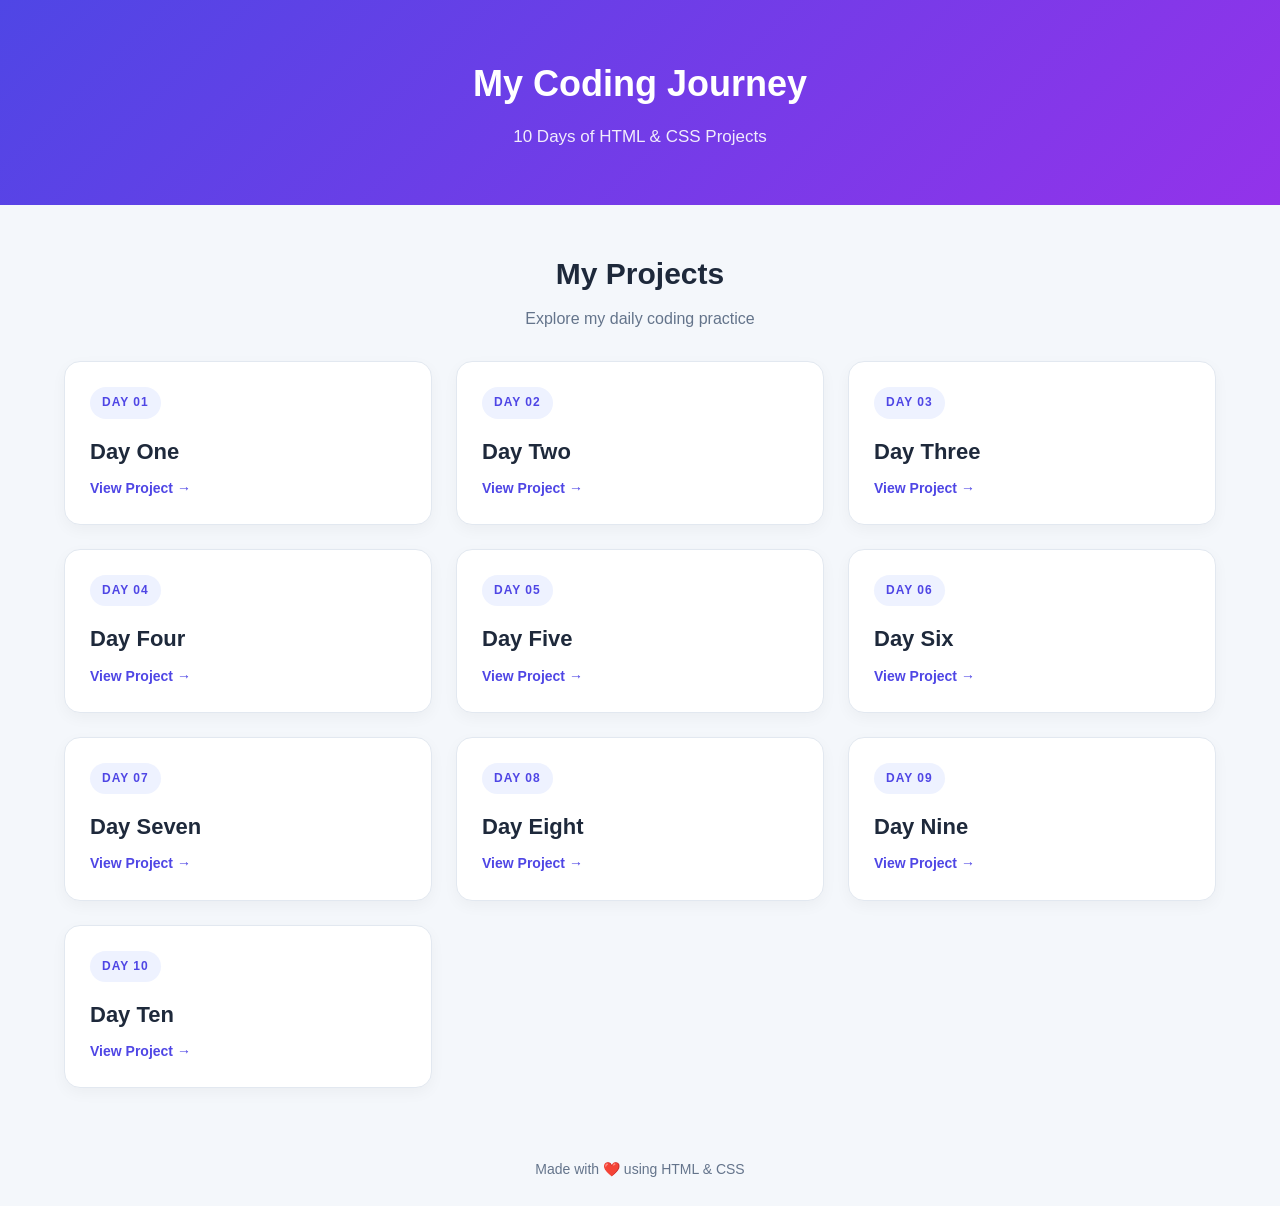
<file: index.html>
<!DOCTYPE html>
<html lang="en">
<head>
    <meta charset="UTF-8">
    <meta name="viewport" content="width=device-width, initial-scale=1.0">
    <title>My 10 Days Projects</title>
    <link rel="stylesheet" href="repo.css">
</head>
<body>

    <header class="header">
        <h1>My Coding Journey</h1>
        <p>10 Days of HTML & CSS Projects</p>
    </header>

    <main class="container">
        <h2>My Projects</h2>
        <p class="subtitle">Explore my daily coding practice</p>

        <div class="project-grid">

            <a href="day-01/index.html" class="card">
                <span class="day">DAY 01</span>
                <h3>Day One</h3>
                <span class="btn">View Project →</span>
            </a>

            <a href="day-02/index.html" class="card">
                <span class="day">DAY 02</span>
                <h3>Day Two</h3>
                <span class="btn">View Project →</span>
            </a>

            <a href="day-03/index.html" class="card">
                <span class="day">DAY 03</span>
                <h3>Day Three</h3>
                <span class="btn">View Project →</span>
            </a>

            <a href="day-04/index.html" class="card">
                <span class="day">DAY 04</span>
                <h3>Day Four</h3>
                <span class="btn">View Project →</span>
            </a>

            <a href="day-05/index.html" class="card">
                <span class="day">DAY 05</span>
                <h3>Day Five</h3>
                <span class="btn">View Project →</span>
            </a>

            <a href="day-06/index.html" class="card">
                <span class="day">DAY 06</span>
                <h3>Day Six</h3>
                <span class="btn">View Project →</span>
            </a>

            <a href="day-07/index.html" class="card">
                <span class="day">DAY 07</span>
                <h3>Day Seven</h3>
                <span class="btn">View Project →</span>
            </a>

            <a href="day-08/index.html" class="card">
                <span class="day">DAY 08</span>
                <h3>Day Eight</h3>
                <span class="btn">View Project →</span>
            </a>

            <a href="day-09/index.html" class="card">
                <span class="day">DAY 09</span>
                <h3>Day Nine</h3>
                <span class="btn">View Project →</span>
            </a>

            <a href="day-10/index.html" class="card">
                <span class="day">DAY 10</span>
                <h3>Day Ten</h3>
                <span class="btn">View Project →</span>
            </a>

        </div>
    </main>

    <footer>
        <p>Made with ❤️ using HTML & CSS</p>
    </footer>

</body>
</html>
</file>
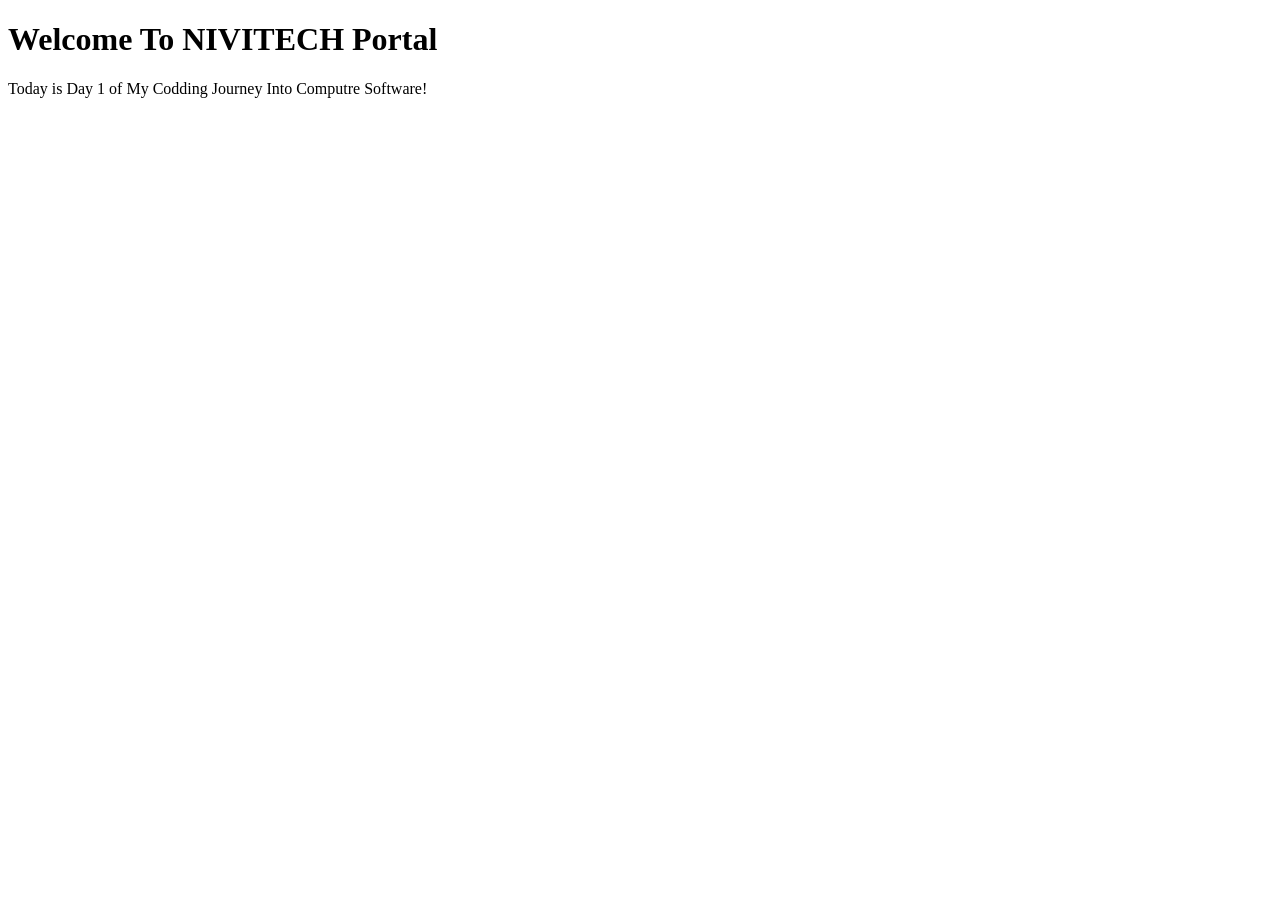
<file: day-01/index.html>
<!DOCTYPE html>
<html lang="en">
<head>
    <meta charset="UTF-8">
    <meta name="viewport" content="width=device-width, initial-scale=1.0">
    <title>Future AI "NIVITECH"</title>
</head>
<body>
    <h1>Welcome To NIVITECH Portal</h1>
    <p>Today is Day 1 of My Codding Journey Into Computre Software!</p>
</body>
</html>
</file>
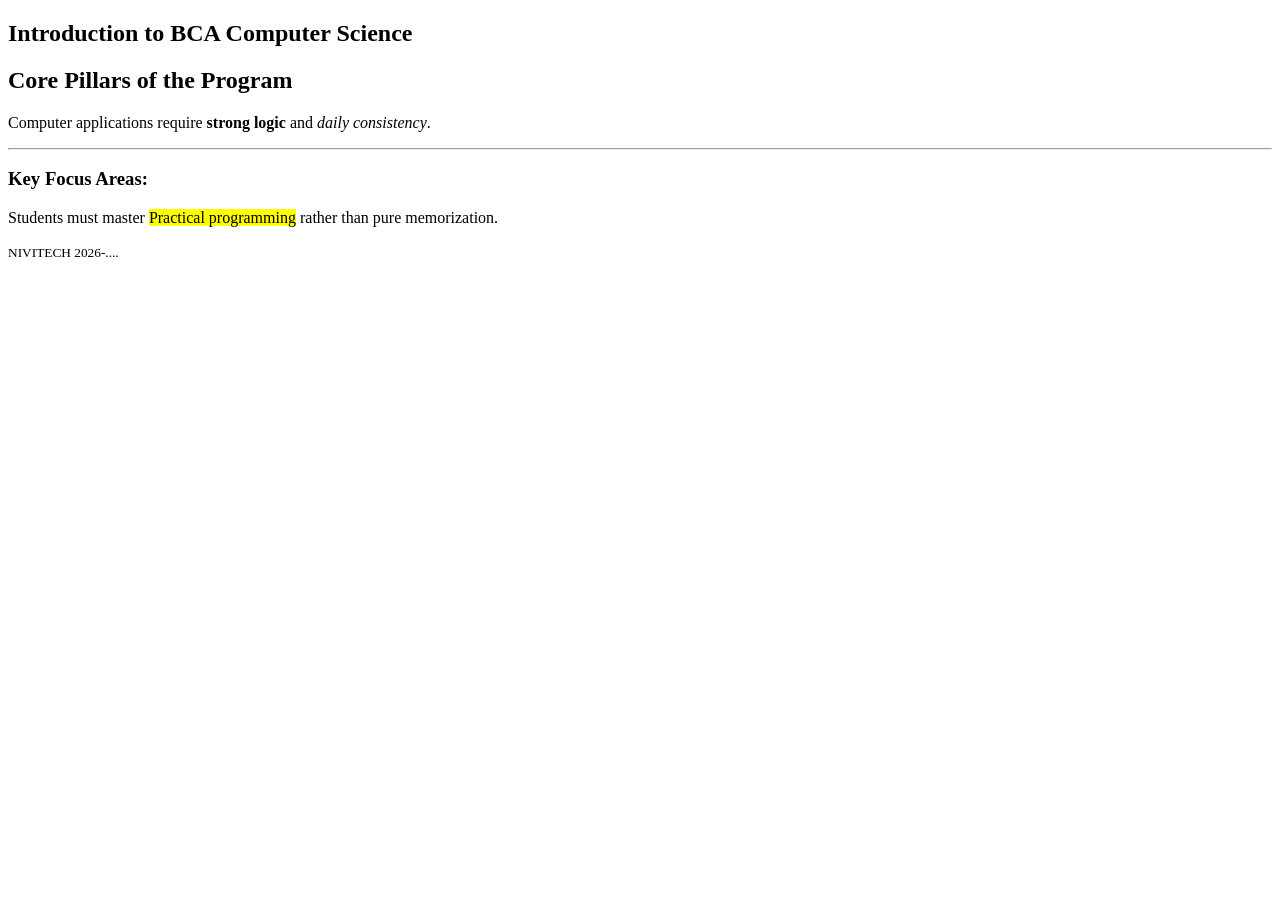
<file: day-02/index.html>
<!DOCTYPE html>
<html lang="en">
<head>
    <meta charset="UTF-8">
    <meta name="viewport" content="width=device-width, initial-scale=1.0">
    <title>Document</title>
</head>
<body>
     <article>
        <h1>Introduction to BCA Computer Science </h1>
        <h2>Core Pillars of the Program</h2>
        <p>Computer applications require <strong>strong logic </strong>and <em>daily consistency</em>.</p>
        <hr>
        <h3>Key Focus Areas:</h3>
        <p>Students must master <mark>Practical programming</mark> rather than pure memorization.</p>
        <p><small>NIVITECH 2026-....</small></p>
     </article>
</body>
</html>
</file>
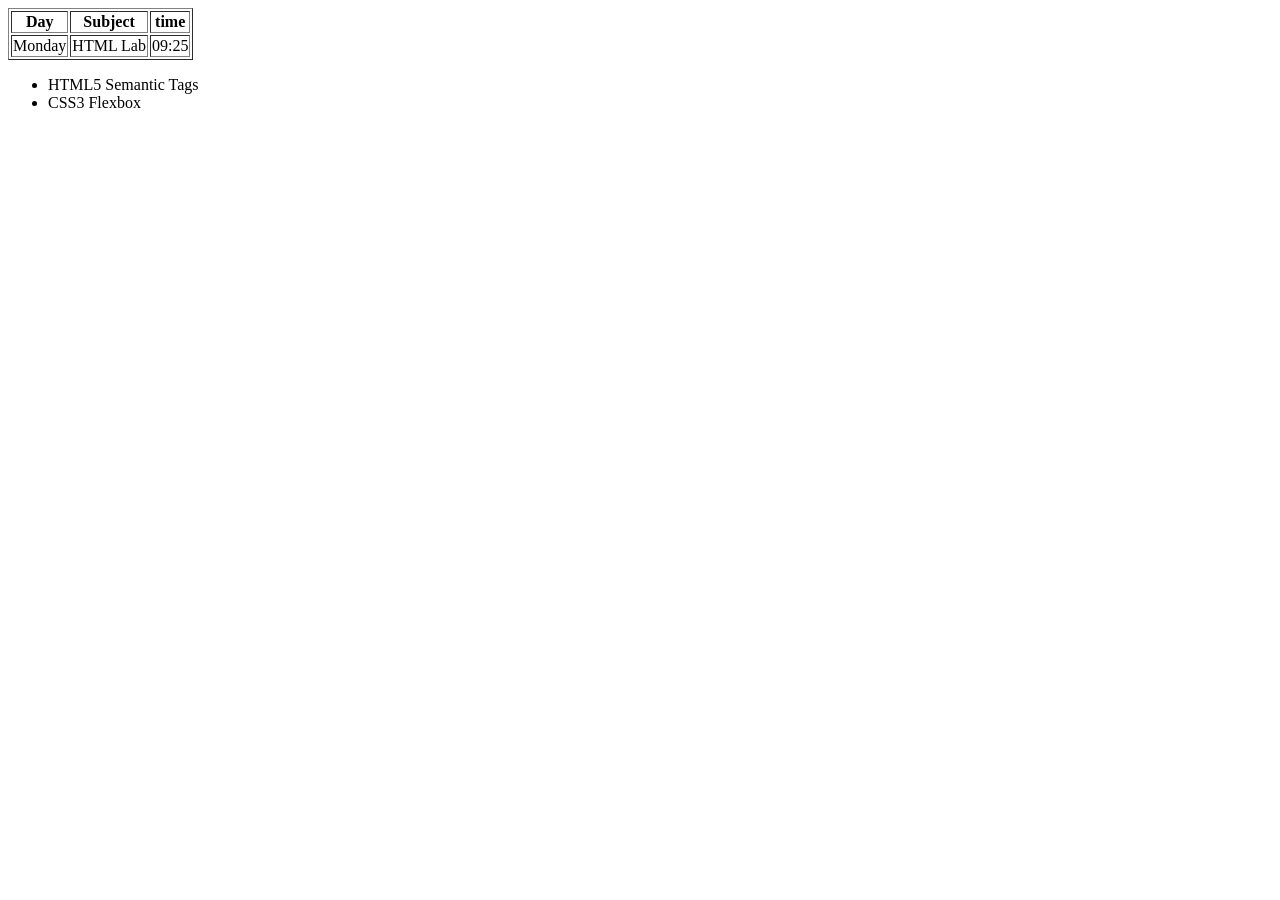
<file: day-04/index.html>
<!DOCTYPE html>
<html lang="en">
<head>
    <meta charset="UTF-8">
    <meta name="viewport" content="width=device-width, initial-scale=1.0">
    <title>Document</title>
</head>
<body>
    <table border="1">
        <tr>
            <th>Day</th>
            <th>Subject</th>
            <th>time</th>
        </tr>
        <tr>
            <td>Monday</td>
            <td>HTML Lab</td>
            <td>09:25</td>
        </tr>
    </table>
    <ul>
        <li>HTML5 Semantic Tags</li>
        <li>CSS3 Flexbox</li>
    </ul>
</body>
</html>
</file>
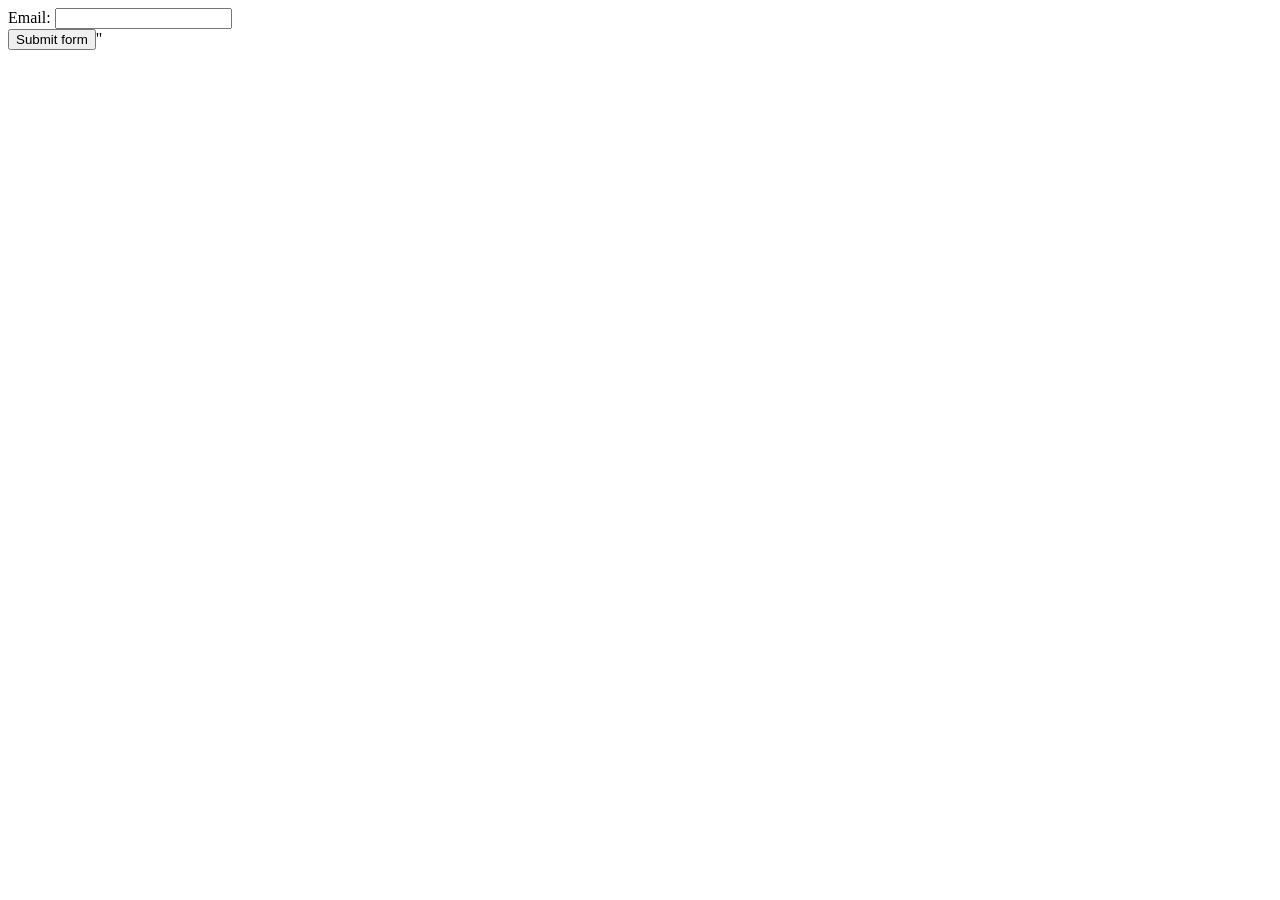
<file: day-05/index.html>
<!DOCTYPE html>
<html lang="en">
<head>
    <meta charset="UTF-8">
    <meta name="viewport" content="width=device-width, initial-scale=1.0">
    <title>Document</title>
</head>
<body>
    <label for="userEmail">Email:</label>
<input type="email" id="userEmail"
name="email" required>
<br>
<button type="submit">Submit form</button>"
<form action="/submit-job"method="post"></form>
</body>
</html>
</file>
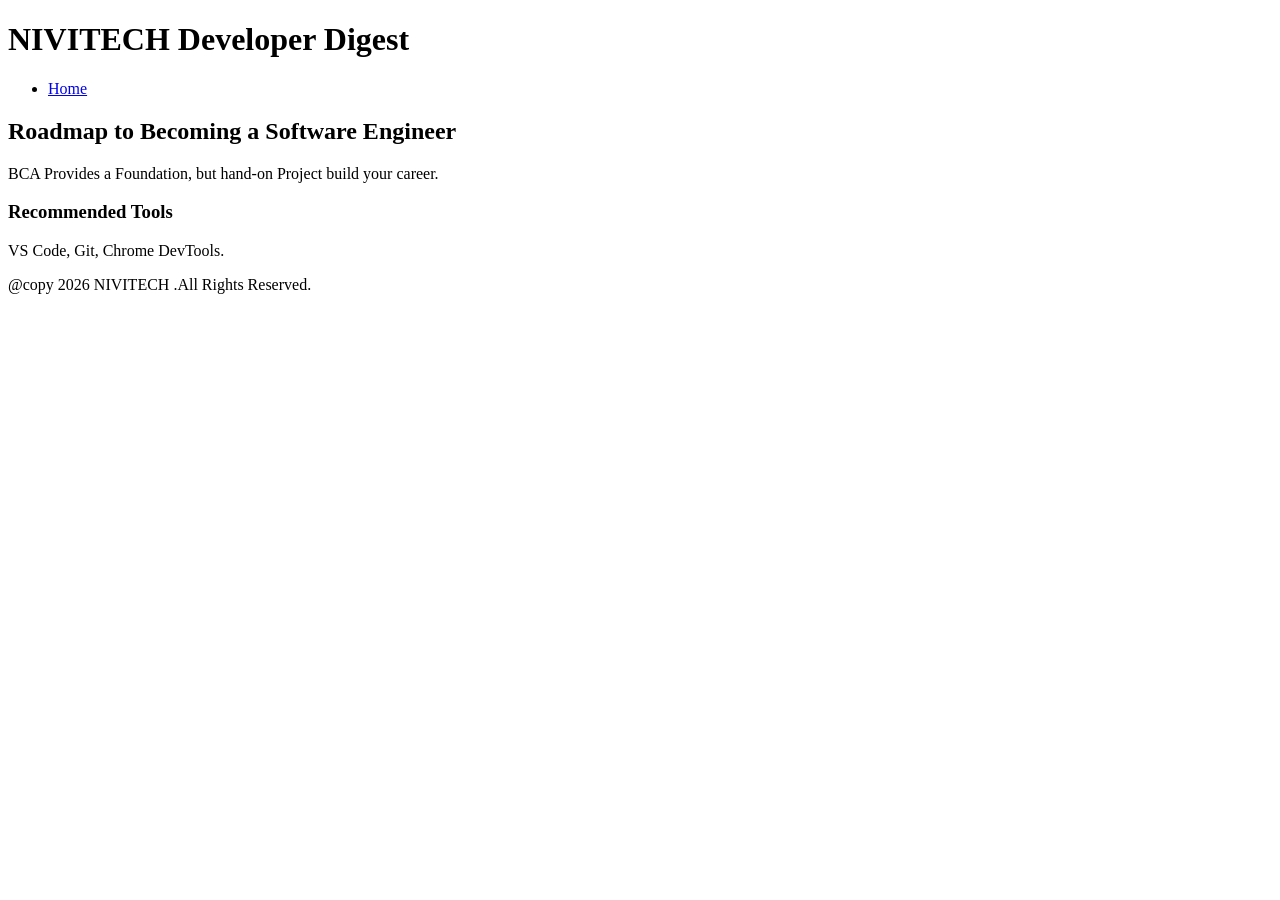
<file: day-06/index.html>
<!DOCTYPE html>
<html lang="en">
<head>
    <meta charset="UTF-8">
    <meta name="viewport" content="width=device-width, initial-scale=1.0">
    <title>Document</title>
</head>
<body>
   <header>
    <h1>NIVITECH Developer Digest</h1>
    <nav>
        <ul>
            <li>
                <a href="#home">Home</a>
            </li>
        </ul>
    </nav>
   </header>
   <main>
    <article>
        <h2>Roadmap to Becoming a Software Engineer</h2>
        <p>BCA Provides a Foundation, but hand-on Project build your career.</p>
    </article>
    <aside>
         <h3>Recommended Tools</h3>
         <p>VS Code, Git, Chrome DevTools.</p>
    </aside>
   </main>
   <footer> 
    <p>@copy 2026 NIVITECH .All Rights Reserved.</p>
   </footer>
    
</body>
</html>
</file>
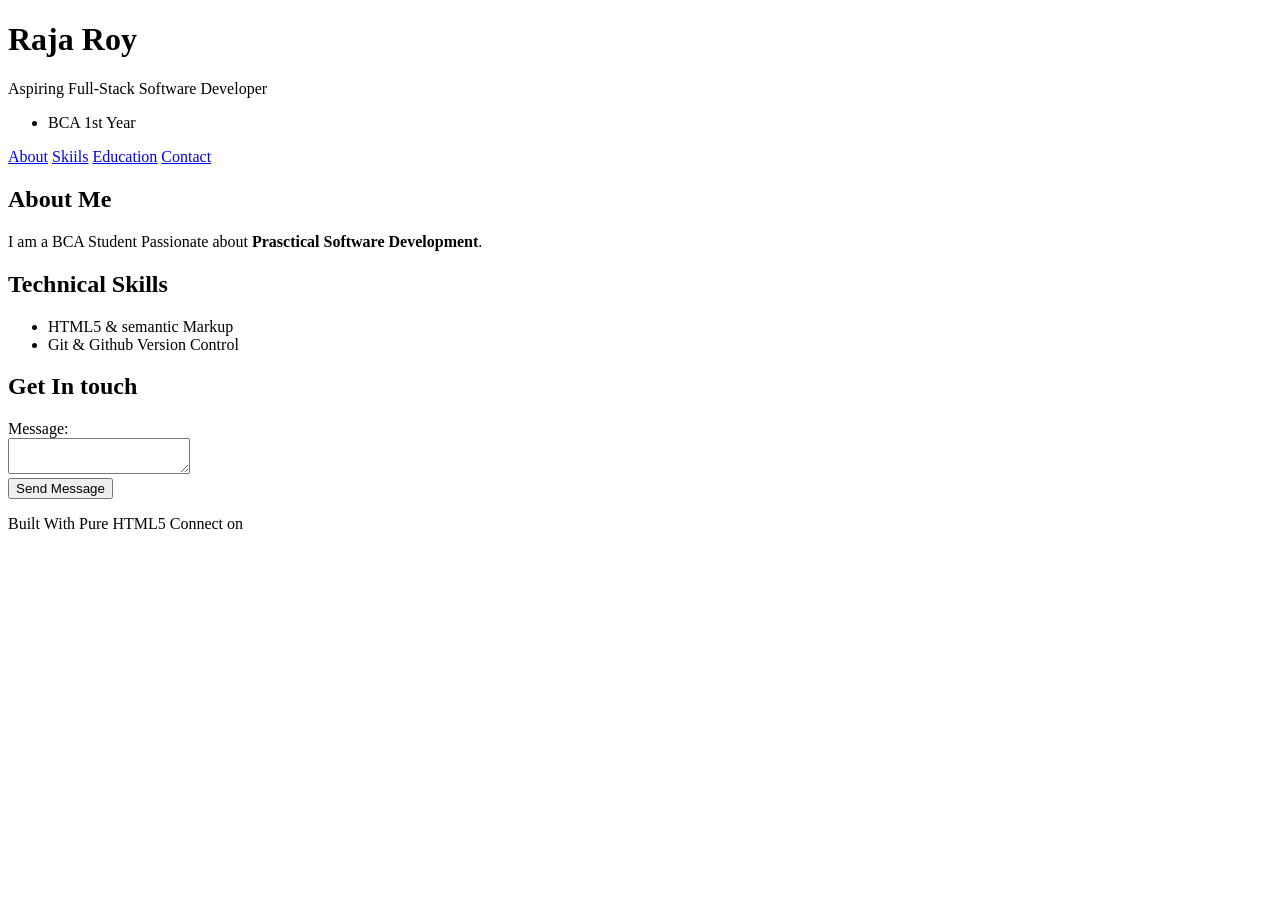
<file: day-07/index.html>
<!DOCTYPE html>
<html lang="en">
<head>
    <meta charset="UTF-8">
    <meta name="viewport" content="width=device-width, initial-scale=1.0">
    <title>Raja Roy  | BCA Student Developer </title>
</head>
<body>
    <header>
        <h1>Raja Roy</h1>
        <p>Aspiring Full-Stack Software Developer <ul><li>BCA 1st Year</li></ul></p>
        <nav>
            <a href="#about">About</a>  
            <a href="#skills">Skiils</a>
            <a href="#education">Education</a>
            <a href="#contact">Contact</a>
        </nav>
    </header>
   <main>
    <section id="about"> 
        <h2>About Me</h2>
        <p>I am a BCA Student Passionate about <strong> Prasctical Software Development</strong>.</p>
    </section>
    <section id="skills">
        <h2> Technical Skills </h2>
        <ul>
            <li> HTML5 & semantic Markup</li>
            <li>Git & Github Version Control</li>
        </ul>
    </section>
    <section id="contact">
        <h2>Get In touch</h2>
        <form action="/contact" method="Post">
            <label for="msg">Message:</label>
            <br>
            <textarea id="msg" name="message" required></textarea>
            <br>
            <button type="submit">Send Message</button>
        </form>
    </section>
   </main>
   <footer>
    <p>Built With Pure HTML5 Connect on <a href="https://github.com"></a></p>
   </footer>
</body>
</html>
</file>
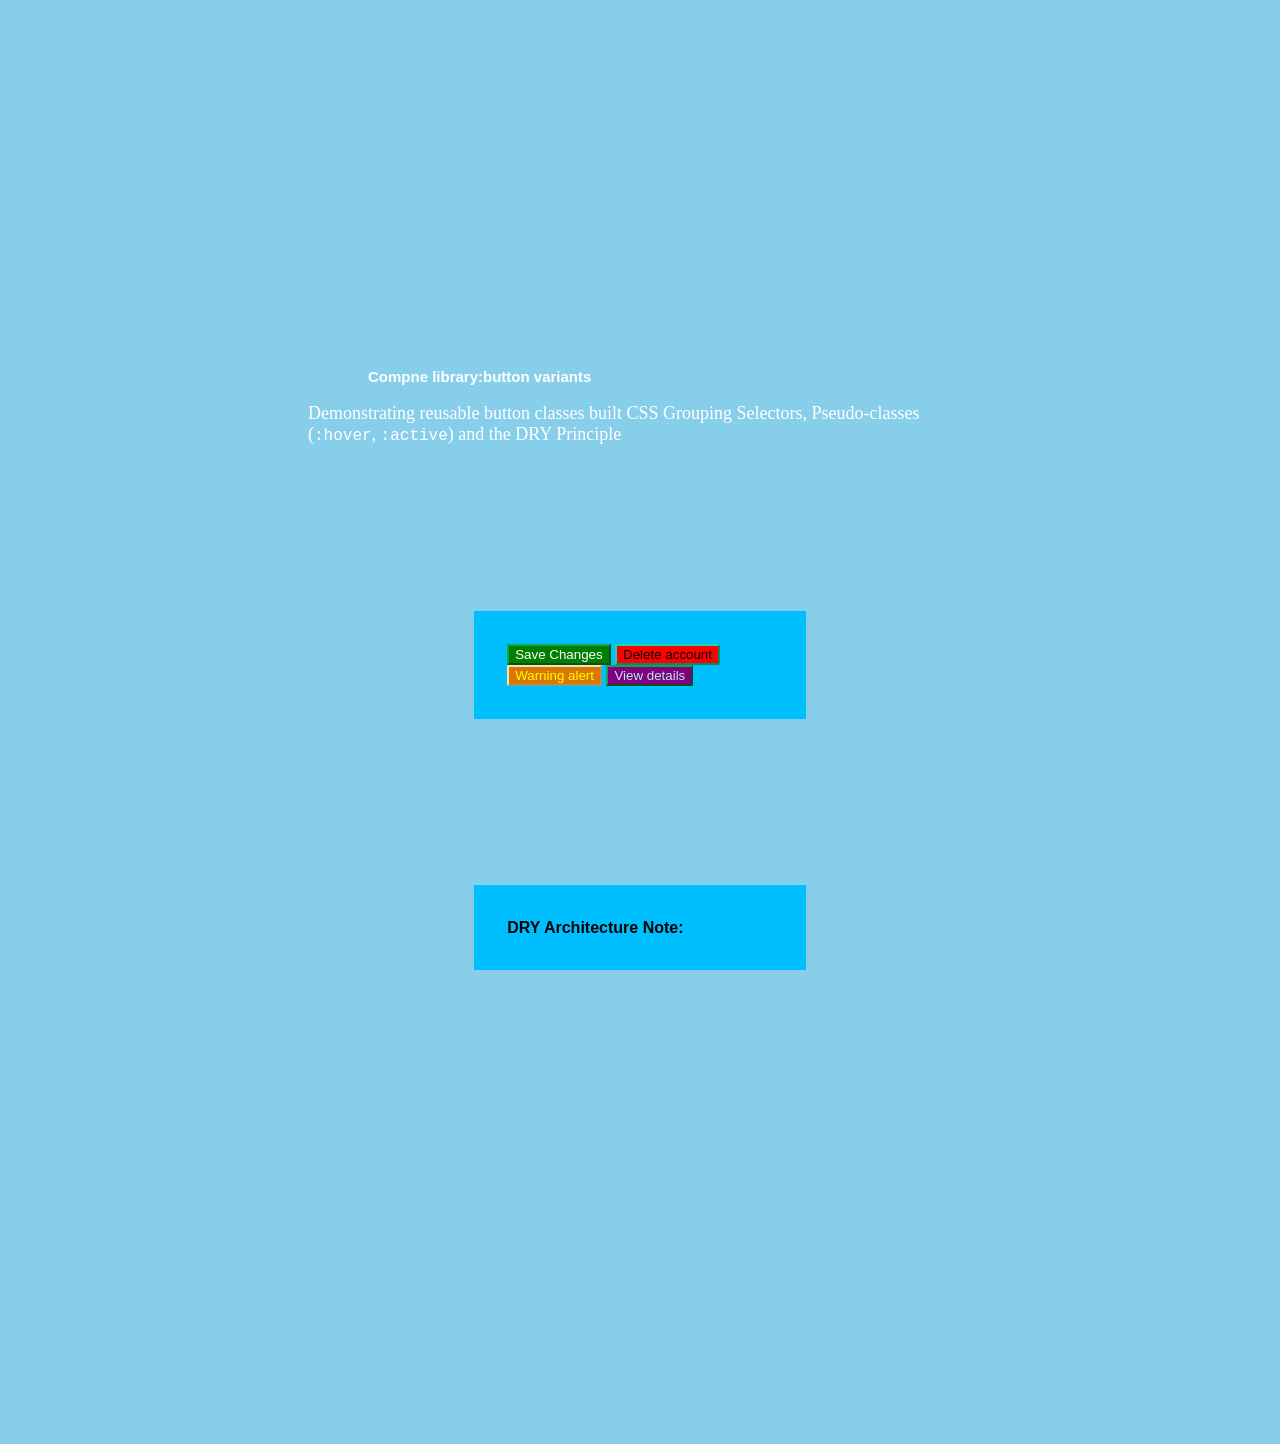
<file: day-09/index.html>
<!DOCTYPE html>
<html lang="en">
<head>
    <meta charset="UTF-8">
    <meta name="viewport" content="width=device-width, initial-scale=1.0">
    <title>Document</title>
     <style>
        
.btn-success {
    background-color: green;
    color: #ffffff;
    border-color: #16a34a;
}
.btn-success:hover {
    background-color: #158d;
    border-color: #158d;
    transform: translateY(--5px);
    box-shadow:5px 4px 7px rgb;
}
.btn-danger {
background-color: red;
    color: #aquamarine;
    border-color: #1da;
}
.btn-danger:hover {
    background-color:#158d;
    border-color:#158d;
    transform: translateY(--5px);
    box-shadow: red;
}
.btn-warning{
    background-color: #d97706;
    color:yellow;
    border-color: palegoldenrod;
}
.btn-warning:hover {
    color: #d97706;
    background-color: white;
    transform: translateY(-5px);
    box-shadow: 100cap;
}
.btn-outline {
    color: paleturquoise;
    background-color: purple;
    border-color: #16a34a;
}
.btn-outline:hover {
            color: darkgray;
            background-color: black;
            transform: translateY(-5px);
 }
 .button-group {
    background-color: deepskyblue;
    font-family: verdana,geneva,tahoma, sans-serif;
    box-sizig: cotent-box;
    padding: 5%;
    margin: 25%;
 }
 .card-sheet {
    background-color: darkblue;
    border-radius: 16px;
    padding: 32px;
    max-width: 650px;
    width:100%;
    box-shadow: 0 10px 25px -5px rgba(0, 0, 0, 0.5);
 }
 h1{
    font-family: 'Gill Sans', 'gill sans MT', Calibri, 'Trebuchet MS', sans-serif;
    margin:60px;
    color: white;
    margin-bottom: 15px;
    font-weight: 2000;
    white-space: nowrap;
    font-size: 15px;
 }
 p{
    color: #ffffff;
    font-size: large;
 }
 body{
    padding: 300px;
    background-color: skyblue;
 }
 .card-sheet:hover{
    padding:25px;
    background-color: #0c1328;
    transform: rotate(5deg);
    border: 1px solid #04AA6D;
 } 
 .code-note{
    color: white;
 }
        
    </style>

   </head>
<body>
    <main class="Card-Sheet">
        <h1>Compne library:button variants </h1>
        <p> Demonstrating reusable button classes built CSS Grouping Selectors, Pseudo-classes (<code>:hover</code>, <code>:active</code>) and the DRY Principle</p>
        <div class="button-group">
            <button type="button" class="btn-success">Save Changes</button>
            <button type="button" class="btn-danger">Delete account</button>
            <button type="button" class="btn-warning">Warning alert</button>
            <button type="button" class="btn-outline">View details</button>
        </div>
        <div class="button-group">
            <strong>DRY Architecture Note:</strong>
        </div>
    </main>
    
</body>
</html>
</file>
<file: repo.css>
* {
    margin: 0;
    padding: 0;
    box-sizing: border-box;
}

body {
    font-family: Arial, Helvetica, sans-serif;
    background: #f4f7fb;
    color: #1e293b;
    line-height: 1.6;
}

/* Header */
.header {
    background: linear-gradient(135deg, #4f46e5, #9333ea);
    color: white;
    text-align: center;
    padding: 55px 20px;
}

.header h1 {
    font-size: 36px;
    margin-bottom: 10px;
}

.header p {
    font-size: 17px;
    opacity: 0.9;
}

/* Main container */
.container {
    max-width: 1200px;
    width: 90%;
    margin: 45px auto;
}

.container h2 {
    font-size: 30px;
    text-align: center;
}

.subtitle {
    text-align: center;
    color: #64748b;
    margin: 8px 0 30px;
}

/* Grid */
.project-grid {
    display: grid;
    grid-template-columns: repeat(3, minmax(0, 1fr));
    gap: 24px;
}

/* Project card */
.card {
    display: flex;
    flex-direction: column;
    align-items: flex-start;
    background: white;
    padding: 25px;
    border-radius: 16px;
    text-decoration: none;
    color: #1e293b;
    border: 1px solid #e2e8f0;
    box-shadow: 0 5px 15px rgba(0, 0, 0, 0.04);
    transition: transform 0.3s ease,
                box-shadow 0.3s ease;
}

.card:hover {
    transform: translateY(-7px);
    box-shadow: 0 12px 25px rgba(79, 70, 229, 0.15);
    border-color: #818cf8;
}

/* Day label */
.day {
    background: #eef2ff;
    color: #4f46e5;
    font-size: 12px;
    font-weight: bold;
    letter-spacing: 1px;
    padding: 6px 12px;
    border-radius: 20px;
    margin-bottom: 15px;
}

.card h3 {
    font-size: 22px;
    margin-bottom: 8px;
}

.card p {
    color: #64748b;
    font-size: 14px;
    margin-bottom: 22px;
}

/* Button style */
.btn {
    display: inline-block;
    color: #4f46e5;
    font-weight: bold;
    font-size: 14px;
    margin-top: auto;
}

/* Footer */
footer {
    text-align: center;
    padding: 25px 15px;
    color: #64748b;
    font-size: 14px;
}

/* Tablet */
@media (max-width: 900px) {
    .project-grid {
        grid-template-columns: repeat(2, minmax(0, 1fr));
    }
}

/* Mobile */
@media (max-width: 550px) {
    .header {
        padding: 40px 15px;
    }

    .header h1 {
        font-size: 28px;
    }

    .container {
        width: 92%;
        margin: 30px auto;
    }

    .container h2 {
        font-size: 25px;
    }

    .project-grid {
        grid-template-columns: 1fr;
        gap: 16px;
    }

    .card {
        padding: 22px;
    }
}
</file>
